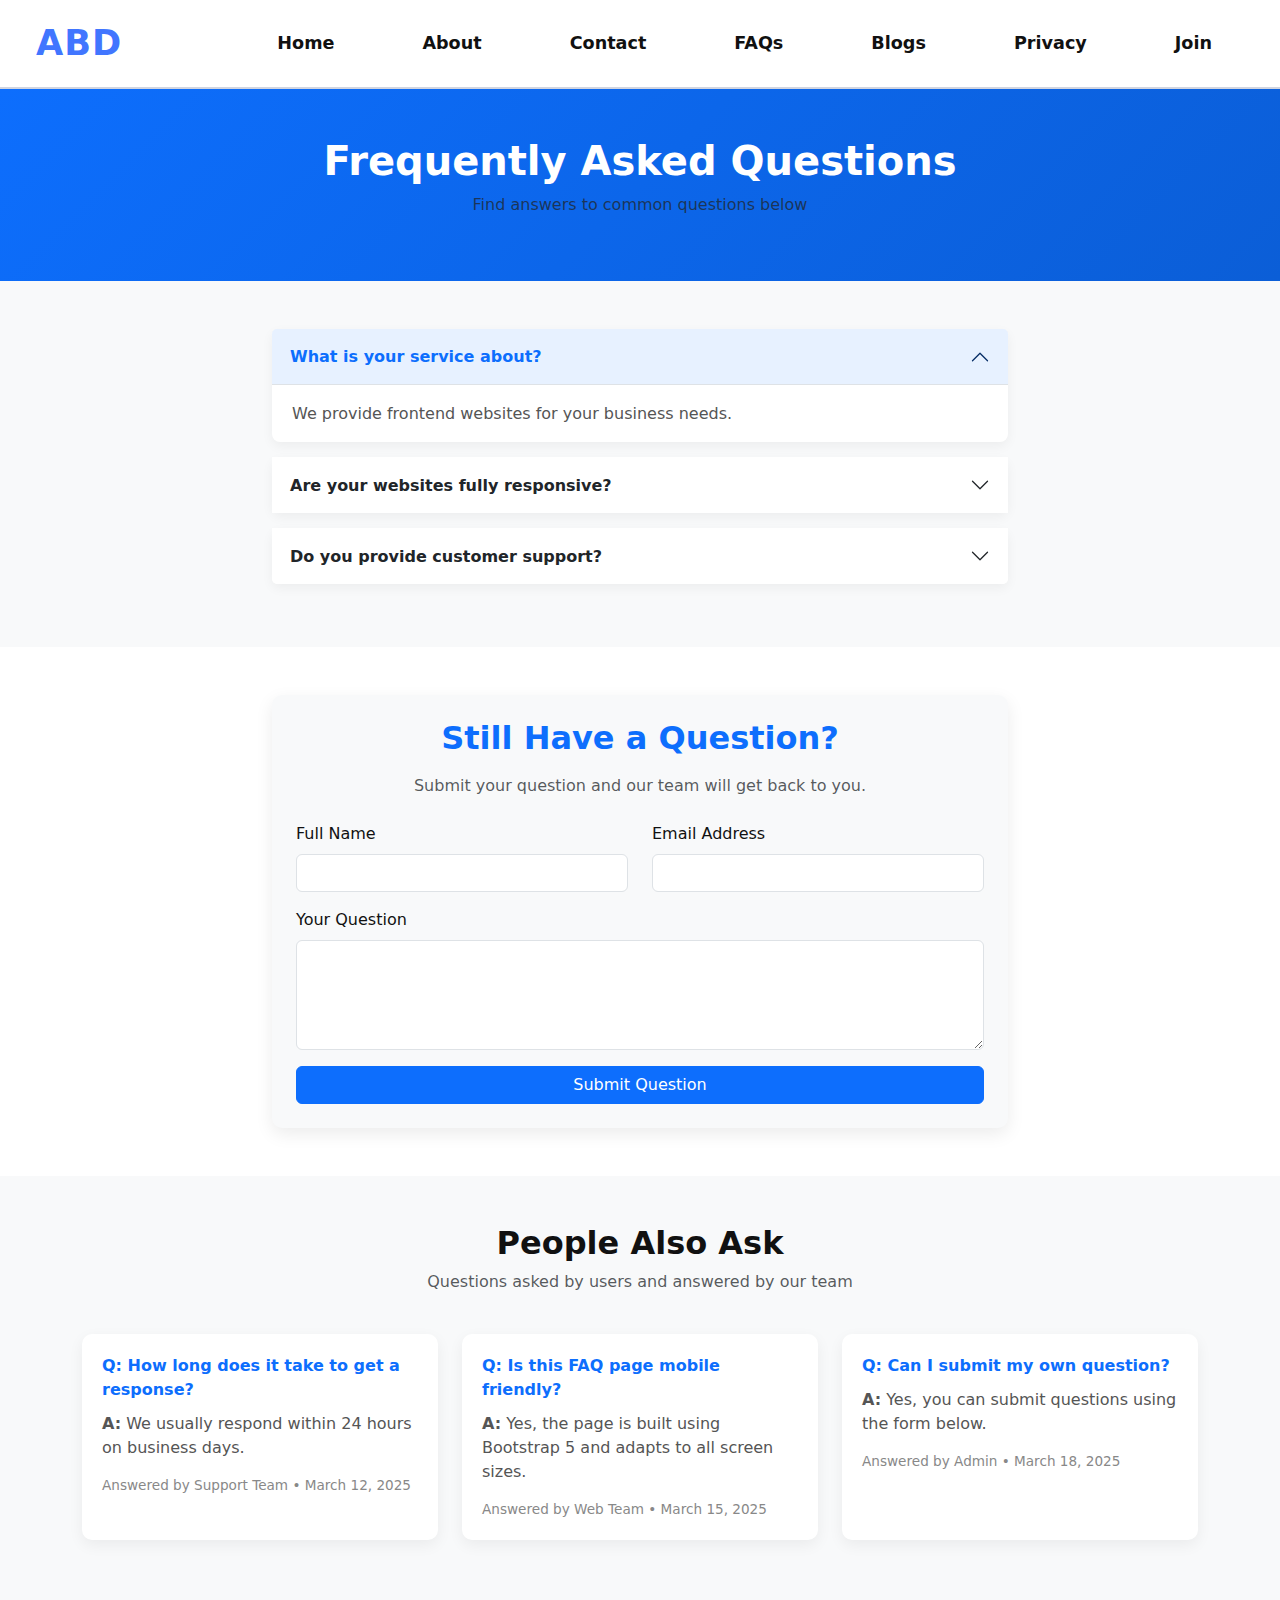
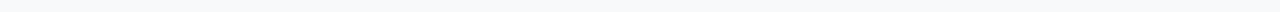
<file: FAQ.html>
<!DOCTYPE html>
<html lang="en">
<head>
  <meta charset="UTF-8">
  <title>FAQs | Professional Template</title>
  <meta name="viewport" content="width=device-width, initial-scale=1">

  <!-- Bootstrap 5 CSS -->
  <link href="https://cdn.jsdelivr.net/npm/bootstrap@5.3.2/dist/css/bootstrap.min.css" rel="stylesheet">

  <!-- Custom CSS -->
  <link rel="stylesheet" href="css/faq.css">
  <link rel="stylesheet" href="css/style.css">
</head>
<body>
    <!-- ==============================
            Navbar section 
    ============================== -->
     <nav class="navbar navbar-expand-lg custom-navbar sticky-top">
  <div class="container-fluid">
    <a class="navbar-brand logo"  href="#">ABD</a>
    <button class="navbar-toggler" type="button" data-bs-toggle="collapse" data-bs-target="#navbarSupportedContent" aria-controls="navbarSupportedContent" aria-expanded="false" aria-label="Toggle navigation">
      <span class="navbar-toggler-icon"></span>
    </button>
    <div class="collapse navbar-collapse" id="navbarSupportedContent">
      <ul class="navbar-nav gap-5 ms-auto mb-2 mb-lg-0">
        <li class="nav-item">
          <a class="nav-link active" aria-current="page" href="index.html">Home</a>
        </li>
        <li class="nav-item">
          <a class="nav-link" href="About.html">About</a>
        </li>
        <li class="nav-item">
          <a class="nav-link" href="contact.html">Contact</a>
        </li>
        <li class="nav-item">
          <a class="nav-link" href="FAQ.html">FAQs</a>
        </li>
        <li class="nav-item">
          <a class="nav-link" href="#">Blogs</a>
        </li>
        <li class="nav-item">
          <a class="nav-link" href="#">Privacy</a>
        </li>
        <li class="nav-item">
          <a class="nav-link" href="#">Join</a>
        </li>
    </div>
  </div>
</nav>


<!-- FAQ Header -->
<section class="faq-header text-center py-5">
  <div class="container">
    <h1 class="fw-bold">Frequently Asked Questions</h1>
    <p class="text-muted mt-2">Find answers to common questions below</p>
  </div>
</section>

<!-- FAQ Section -->
<section class="faq-section py-5">
  <div class="container">
    <div class="row justify-content-center">
      <div class="col-lg-8 col-md-10">

        <div class="accordion" id="faqAccordion">

          <!-- FAQ Item 1 -->
          <div class="accordion-item">
            <h2 class="accordion-header">
              <button class="accordion-button" type="button" data-bs-toggle="collapse" data-bs-target="#faq1">
                What is your service about?
              </button>
            </h2>
            <div id="faq1" class="accordion-collapse collapse show" data-bs-parent="#faqAccordion">
              <div class="accordion-body">
                We provide frontend websites for your business needs.
              </div>
            </div>
          </div>

          <!-- FAQ Item 2 -->
          <div class="accordion-item">
            <h2 class="accordion-header">
              <button class="accordion-button collapsed" type="button" data-bs-toggle="collapse" data-bs-target="#faq2">
                Are your websites fully responsive?
              </button>
            </h2>
            <div id="faq2" class="accordion-collapse collapse" data-bs-parent="#faqAccordion">
              <div class="accordion-body">
                Yes, we designe all components sing Bootstrap 5 grid system for full responsiveness.
              </div>
            </div>
          </div>

          <!-- FAQ Item 3
          <div class="accordion-item">
            <h2 class="accordion-header">
              <button class="accordion-button collapsed" type="button" data-bs-toggle="collapse" data-bs-target="#faq3">
                Can you  page?
              </button>
            </h2>
            <div id="faq3" class="accordion-collapse collapse" data-bs-parent="#faqAccordion">
              <div class="accordion-body">
                Absolutely! You can edit styles, content, and animations easily.
              </div>
            </div>
          </div> -->

          <!-- FAQ Item 4 -->
          <div class="accordion-item">
            <h2 class="accordion-header">
              <button class="accordion-button collapsed" type="button" data-bs-toggle="collapse" data-bs-target="#faq4">
                Do you provide customer support?
              </button>
            </h2>
            <div id="faq4" class="accordion-collapse collapse" data-bs-parent="#faqAccordion">
              <div class="accordion-body">
                Yes, we offer 24/7 customer support via email and chat.
              </div>
            </div>
          </div>

        </div>

      </div>
    </div>
  </div>
</section>
<!-- Ask a Question Section -->
<section class="ask-question-section py-5">
  <div class="container">
    <div class="row justify-content-center">
      <div class="col-lg-8 col-md-10">

        <div class="ask-box p-4">
          <h2 class="fw-bold mb-3 text-center">Still Have a Question?</h2>
          <p class="text-muted text-center mb-4">
            Submit your question and our team will get back to you.
          </p>

          <form id="questionForm">
            <div class="row">
              <div class="col-md-6 mb-3">
                <label class="form-label">Full Name</label>
                <input type="text" class="form-control" id="name" required>
              </div>

              <div class="col-md-6 mb-3">
                <label class="form-label">Email Address</label>
                <input type="email" class="form-control" id="email" required>
              </div>
            </div>

            <div class="mb-3">
              <label class="form-label">Your Question</label>
              <textarea class="form-control" id="question" rows="4" required></textarea>
            </div>

            <div class="d-grid gap-2">
  <button type="button" id="suggestBtn" class="btn btn-outline-primary">
    Submit Question
  </button>
</div>

<div id="suggestedAnswer" class="mt-4 d-none">
  <h6 class="fw-bold">Suggested Answer:</h6>
  <p class="text-muted" id="answerText"></p>
</div>
          </form>
        </div>

      </div>
    </div>
  </div>
</section>

<!-- Public Q&A Section -->
<section class="public-qa-section py-5">
  <div class="container">
    <div class="row mb-4">
      <div class="col text-center">
        <h2 class="fw-bold">People Also Ask</h2>
        <p class="text-muted">Questions asked by users and answered by our team</p>
      </div>
    </div>

    <div class="row" id="qaContainer">
      <!-- Q&A cards injected by JavaScript -->
    </div>
  </div>
</section>


<!-- Bootstrap JS -->
<script src="https://cdn.jsdelivr.net/npm/bootstrap@5.3.2/dist/js/bootstrap.bundle.min.js"></script>

<!-- Custom JS -->
<script src="js/faq.js"></script>
</body>
</html>
</file>
<file: css/faq.css>
body {
  background-color: #f8f9fa;
  font-family: 'Segoe UI', Tahoma, Geneva, Verdana, sans-serif;
}


/* Header */
.faq-header {
  background: linear-gradient(135deg, #0d6efd, #0b5ed7);
  color: #ffffff;
}

/* FAQ Section */
.faq-section {
  background-color: #f8f9fa;
}

/* Accordion Styling */
.accordion-item {
  border-radius: 8px;
  margin-bottom: 15px;
  border: none;
  box-shadow: 0 4px 12px rgba(0, 0, 0, 0.05);
}

.accordion-button {
  font-weight: 600;
  padding: 18px;
}

.accordion-button:not(.collapsed) {
  background-color: #e7f1ff;
  color: #0d6efd;
}

.accordion-body {
  color: #555;
  line-height: 1.6;
}

/* Ask Question Section */
.ask-question-section {
  background-color: #ffffff;
}

.ask-box {
  background: #f8f9fa;
  border-radius: 10px;
  box-shadow: 0 6px 18px rgba(0, 0, 0, 0.08);
}

.ask-box h2 {
  color: #0d6efd;
}

#formMessage {
  font-weight: 500;
}
#suggestedAnswer {
  background: #e7f1ff;
  padding: 15px;
  border-radius: 8px;
  border-left: 4px solid #0d6efd;
}
#suggestBtn{
    background-color: #0d6efd;
    color: #fff;
}

/* Public Q&A Section */
.public-qa-section {
  background-color: #f8f9fa;
}

.qa-card {
  background: #ffffff;
  border-radius: 10px;
  box-shadow: 0 5px 15px rgba(0, 0, 0, 0.06);
  padding: 20px;
  height: 100%;
}

.qa-question {
  font-weight: 600;
  color: #0d6efd;
}

.qa-answer {
  margin-top: 10px;
  color: #555;
}

.qa-meta {
  font-size: 0.85rem;
  color: #888;
  margin-top: 15px;
}
</file>
<file: css/style.css>
/* =========================================================
   THEME VARIABLES
========================================================= */
:root {
  --bg: #ffffff;
  --surface: #f6f7fb;
  --text: #111111;
  --accent: #4176ff;
  --border: #d0d4e0;
  --warning: #d93a3a;
}

[data-theme="dark"] {
  --bg: #16181d;
  --surface: #1f2229;
  --text: #f1f3f9;
  --accent: #7fb4ff;
  --border: #323643;
}

[data-theme="contrast"] {
  --bg: #000000;
  --surface: #000000;
  --text: #ffffff;
  --accent: #ffff00;
  --border: #ffffff;
}

/* =========================================================
   RESET & BASE
========================================================= */
* {
  box-sizing: border-box;
}

body {
  background: var(--bg);
  color: var(--text);
  font-family: system-ui, -apple-system, BlinkMacSystemFont, sans-serif;
  margin: 0;
}

/* =========================================================
   NAVBAR (BOOTSTRAP SAFE)
========================================================= */
.togl-btn{
  background-color: var(--border);
  color: var(--accent);
}
.custom-navbar {
  background: var(--bg);
  border-bottom: 2px solid var(--border);
  padding: 0.75rem 1.5rem;
}

.custom-navbar .logo {
  font-size: 2.2rem;
  font-weight: 900;
  letter-spacing: 1px;
  color: var(--accent) !important;
}

.custom-navbar .nav-link {
  font-size: 1.1rem;
  font-weight: 600;
  margin-right: 1.5rem;
  color: var(--text) !important;
  position: relative;
  transition: color 0.2s ease;
}

.custom-navbar .nav-link::after {
  content: "";
  position: absolute;
  left: 0;
  bottom: -4px;
  width: 0;
  height: 2px;
  background: var(--accent);
  transition: width 0.25s ease;
}

.custom-navbar .nav-link:hover {
  color: var(--accent) !important;
}

.custom-navbar .nav-link:hover::after {
  width: 100%;
}

/* NAVBAR TOGGLER FIX */
.navbar-toggler {
  border: none;
  z-index: 1100;
}

.navbar-toggler-icon {
  display: inline-block;
  width: 1.6rem;
  height: 1.6rem;
  color: var(--text);
  background-color: var(--bg);
  background-image: url("data:image/svg+xml;charset=utf8,%3Csvg viewBox='0 0 30 30' xmlns='http://www.w3.org/2000/svg'%3E%3Cpath stroke='%230f172a' stroke-width='3' stroke-linecap='round' stroke-miterlimit='10' d='M4 7h22M4 15h22M4 23h22'/ %3E%3C/svg%3E");
  background-repeat: no-repeat; 
  background-position: center;
  transition: all 0.3s ease;
}

/* DARK MODE TOGGLER */
[data-theme="dark"] .navbar-toggler-icon {
  background-image: url("data:image/svg+xml;charset=utf8,%3Csvg viewBox='0 0 30 30' xmlns='http://www.w3.org/2000/svg'%3E%3Cpath stroke='%23e5e7eb' stroke-width='3' stroke-linecap='round' stroke-miterlimit='10' d='M4 7h22M4 15h22M4 23h22'/ %3E%3C/svg%3E");
}

/* HIGH CONTRAST */
[data-theme="contrast"] .navbar-toggler-icon {
  background-image: url("data:image/svg+xml;charset=utf8,%3Csvg viewBox='0 0 30 30' xmlns='http://www.w3.org/2000/svg'%3E%3Cpath stroke='%23ffff00' stroke-width='3' stroke-linecap='round' stroke-miterlimit='10' d='M4 7h22M4 15h22M4 23h22'/ %3E%3C/svg%3E");
}


/* =========================================================
   HEADER
========================================================= */
header {
  margin: 2rem auto;
  max-width: 1200px;
  padding: 0 1rem;
}

header h1 {
  font-size: 2.4rem;
  font-weight: 800;
  margin-bottom: 1rem;
}

.theme-label {
  font-weight: 600;
  margin-right: 0.5rem;
}

#themeSelect {
  padding: 0.45rem 0.6rem;
  border-radius: 6px;
  border: 1px solid var(--border);
  background: var(--surface);
  color: var(--text);
}

/* =========================================================
   MAIN CONTAINER
========================================================= */
.main-container {
  max-width: 1200px;
  margin: auto;
  margin-bottom: 100px;
  padding: 1.5rem;
}

/* =========================================================
   TEXT AREA
========================================================= */
.textarea-label {
  font-weight: 600;
  margin-bottom: 0.5rem;
  display: block;
}

.textarea {
  width: 100%;
  height: 280px;
  padding: 1rem;
  font-size: 1rem;
  border-radius: 10px;
  border: 2px solid var(--border);
  background: var(--surface);
  color: var(--text);
  resize: vertical;
  transition: border-color 0.2s ease, box-shadow 0.2s ease;
  box-shadow: 0 10px 24px rgba(0, 0, 0, 0.08);
}

.textarea:focus {
  outline: none;
  border-color: var(--accent);
  box-shadow: 0 0 0 4px rgba(65, 118, 255, 0.25);
}

/* =========================================================
   LIMIT & OPTIONS
========================================================= */
.limit-row {
  margin-top: 1.2rem;
  align-items: center;
}

.input {
  width: 100%;
  padding: 0.45rem;
  border-radius: 6px;
  border: 1px solid var(--border);
  background: var(--surface);
  color: var(--text);
}

.include-label {
  font-weight: 500;
  cursor: pointer;
}

/* =========================================================
   WARNING
========================================================= */
.warning {
  margin-top: 0.75rem;
  font-weight: 700;
  color: var(--warning);
}

/* =========================================================
   STATS PANEL
========================================================= */
.stats-panel {
  background: var(--surface);
  border-radius: 14px;
  padding: 1.6rem;
  border: 1px solid var(--border);
  box-shadow: 0 14px 32px rgba(0, 0, 0, 0.14);
  height: fit-content;
}

.stat {
  display: flex;
  justify-content: space-between;
  padding: 0.6rem 0;
  font-size: 1.05rem;
  font-weight: 600;
  border-bottom: 1px dashed var(--border);
}

.stat:last-child {
  border-bottom: none;
}

.stat span {
  font-size: 1.4rem;
  font-weight: 800;
  color: var(--accent);
}

/* =========================================================
   LETTER DENSITY
========================================================= */
.density-details {
  margin-top: 1.2rem;
}

.density-details summary {
  font-weight: 700;
  cursor: pointer;
}

#densityList {
  margin-top: 0.6rem;
  padding-left: 1.2rem;
}

#densityList li {
  font-size: 0.95rem;
}

/* =========================================================
   HIGH CONTRAST OVERRIDES
========================================================= */
[data-theme="contrast"] * {
  box-shadow: none !important;
}

[data-theme="contrast"] .textarea,
[data-theme="contrast"] .stats-panel {
  border: 2px solid var(--border);
}

/* =========================================================
   RESPONSIVE
========================================================= */
@media (max-width: 768px) {
  header h1 {
    font-size: 1.9rem;
  }

  .custom-navbar .nav-link {
    margin-right: 0;
  }
}

/* =========================================================
   FOOTER
========================================================= */

.app-footer {
  background: var(--surface);
  color: var(--muted);
  border-top: 1px solid var(--border);
  font-size: 0.95rem;
}

.app-footer h5 {
  color: var(--text);
  font-weight: 700;
  margin-bottom: 1rem;
}

.app-footer .footer-logo {
  font-size: 2rem;
  font-weight: 900;
  color: var(--accent);
}

.app-footer .footer-desc {
  margin-top: 0.5rem;
  line-height: 1.6;
  opacity: 0.9;
}

.app-footer .footer-links {
  list-style: none;
  padding: 0;
}

.app-footer .footer-links li {
  margin-bottom: 0.5rem;
}

.app-footer .footer-links li a {
  color: var(--muted);
  text-decoration: none;
  transition: color 0.2s ease;
}

.app-footer .footer-links li a:hover {
  color: var(--accent);
}

.app-footer .footer-social a {
  font-size: 1.3rem;
  margin-right: 1rem;
  color: var(--muted);
  transition: all 0.25s ease;
}

.app-footer .footer-social a:hover {
  color: var(--accent);
  transform: translateY(-2px);
}

.app-footer .footer-bottom {
  border-top: 1px solid var(--border);
  margin-top: 2rem;
  padding-top: 1rem;
  opacity: 0.8;
}

/* DARK MODE */
[data-theme="dark"] .app-footer {
  background: var(--surface);
  color: var(--muted);
  border-top: 1px solid var(--border);
}

/* HIGH CONTRAST */
[data-theme="contrast"] .app-footer {
  background: var(--bg);
  color: var(--text);
  border-top: 2px solid var(--border);
}

[data-theme="contrast"] .app-footer a {
  color: var(--accent);
}
/* FOOTER RESPONSIVE ENHANCEMENTS */
.app-footer .row {
  gap: 2rem;
}

/* Small devices: stack sections */
@media (max-width: 768px) {
  .app-footer .row {
    display: flex;
    flex-direction: column;
    align-items: center;
    text-align: center;
  }

  .app-footer .footer-links li {
    display: inline-block;
    margin: 0.4rem 0.8rem;
  }

  .app-footer .footer-social a {
    font-size: 1.5rem;
    margin: 0 0.8rem;
  }

  .app-footer {
    padding: 3rem 1rem;
  }

  .app-footer .footer-desc {
    margin-bottom: 1.5rem;
  }

  /* Optional: subtle gradient on small screens */
  .app-footer {
    background: linear-gradient(135deg, rgba(79, 70, 229, 0.08), var(--surface));
    border-top: none;
  }
}
</file>
